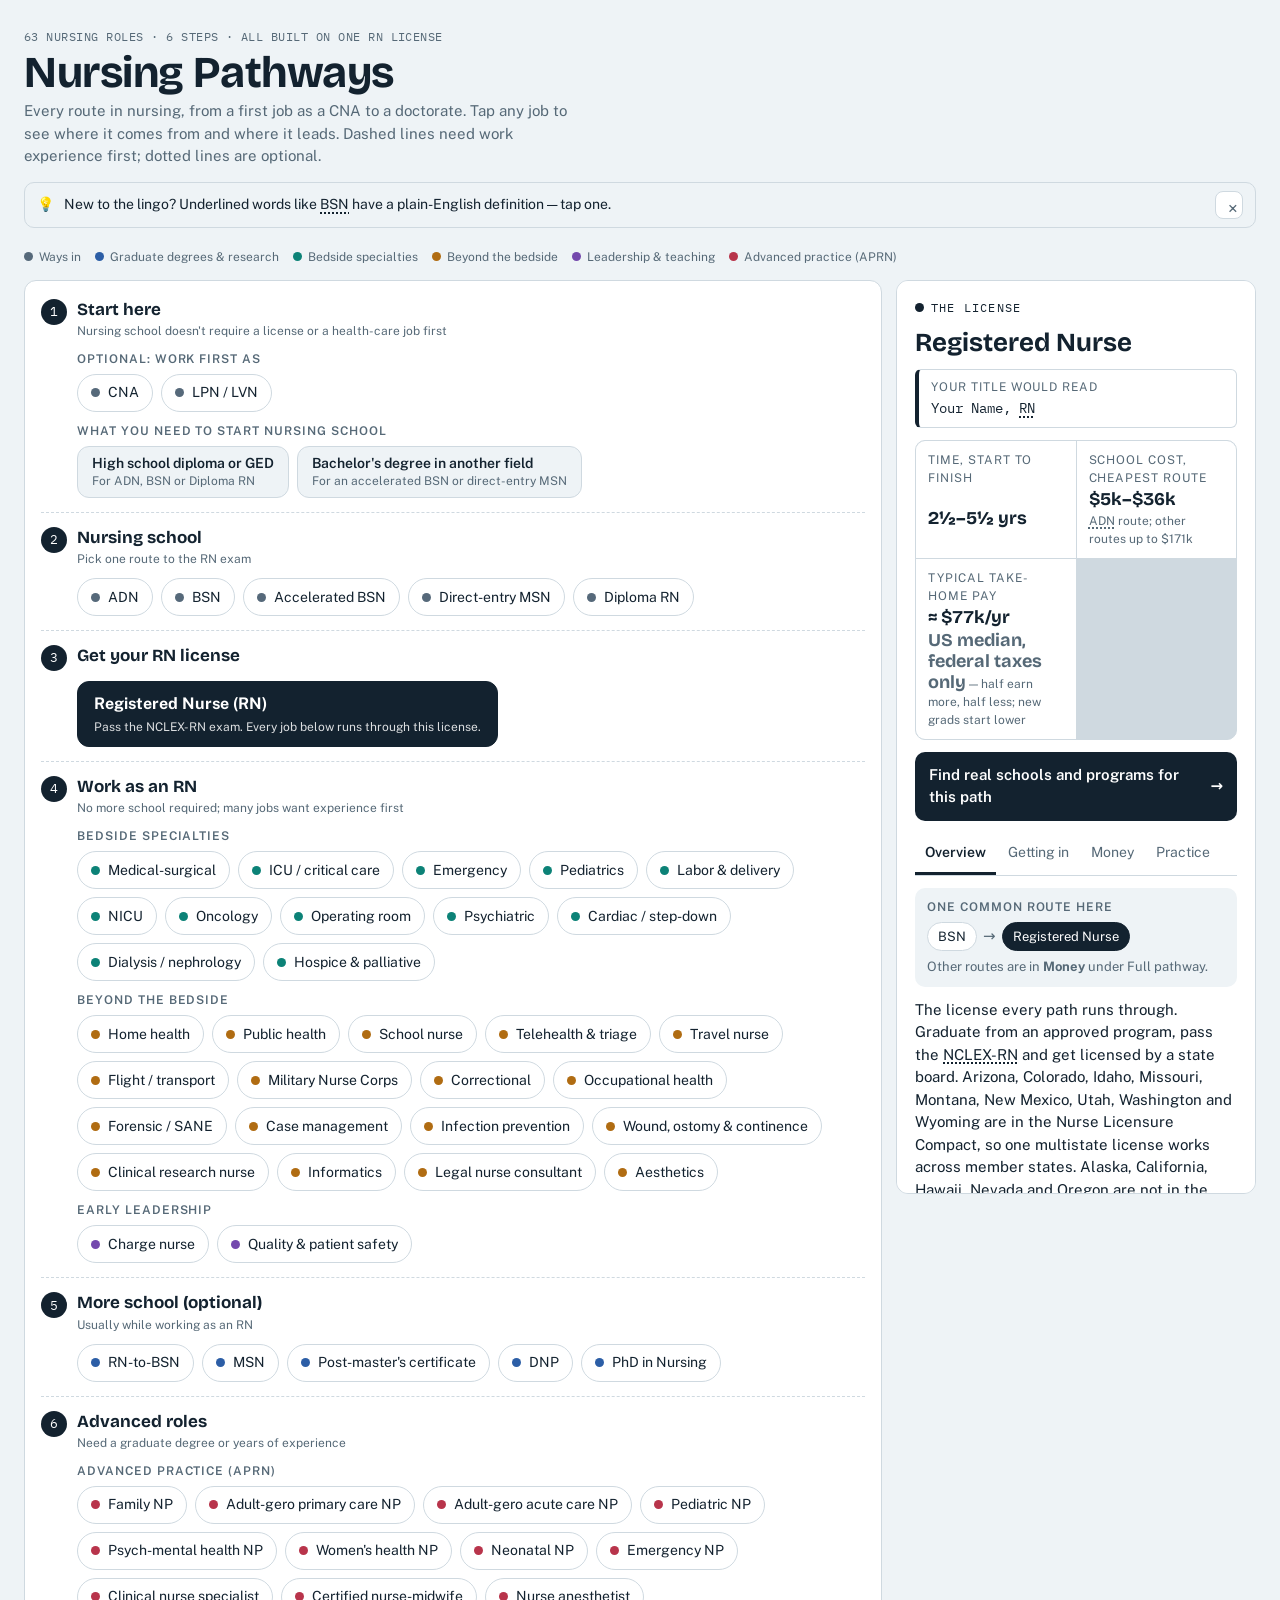
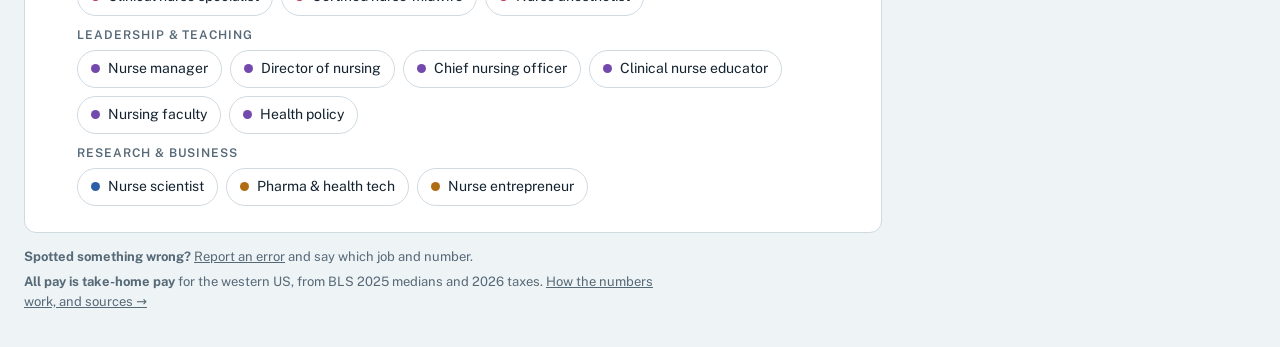
<file: index.html>
<!doctype html>
<html lang="en">
<head>
<meta charset="utf-8">
<meta name="viewport" content="width=device-width,initial-scale=1,viewport-fit=cover">
<title>Nursing Pathways</title>
<meta name="description" content="Every route in nursing, from CNA to doctorate, with take-home pay, school cost and time for the western US.">
<link rel="preconnect" href="https://fonts.googleapis.com">
<link rel="preconnect" href="https://fonts.gstatic.com" crossorigin>
<link rel="stylesheet" href="https://fonts.googleapis.com/css2?family=Bricolage+Grotesque:opsz,wght@12..96,600;12..96,700&family=IBM+Plex+Mono:wght@500&family=Public+Sans:wght@400;500;600&display=swap">
<link rel="icon" href="data:image/svg+xml,%3Csvg xmlns=%22http://www.w3.org/2000/svg%22 viewBox=%220 0 16 16%22%3E%3Ccircle cx=%228%22 cy=%228%22 r=%227%22 fill=%22%2313222f%22/%3E%3C/svg%3E">
<link rel="stylesheet" href="css/site.css">
</head>
<body>

<div class="wrap">
  <header>
    <span class="count" id="count"></span>
    <h1>Nursing Pathways</h1>
    <p class="sub">Every route in nursing, from a first job as a CNA to a doctorate. Tap any job to see where it comes from and where it leads. Dashed lines need work experience first; dotted lines are optional.</p>
  </header>

  <div class="key" id="key" aria-hidden="true"></div>
  <div class="layout">
    <div class="mapwrap" id="mapwrap">
      <button type="button" class="resetmap" id="resetmap" hidden>↺ Reset map</button>
      <div class="tmap" id="map"><svg class="tlines" id="tlines" aria-hidden="true"></svg><div id="tiers"></div></div>
    </div>
    <aside id="panel" aria-live="polite"></aside>
    <button type="button" class="nudge" id="nudge" hidden><span aria-hidden="true">↓</span> <span id="nudgetxt">See details below</span></button>
  </div>

  <footer>
    <span id="reportfoot" hidden></span>
    <span><b>All pay is take-home pay</b> for the western US, from BLS 2025 medians and 2026 taxes. <a href="how-it-works.html">How the numbers work, and sources →</a></span>
  </footer>
</div>

<script src="js/data.js"></script>
<script src="js/app.js"></script>
</body>
</html>
</file>
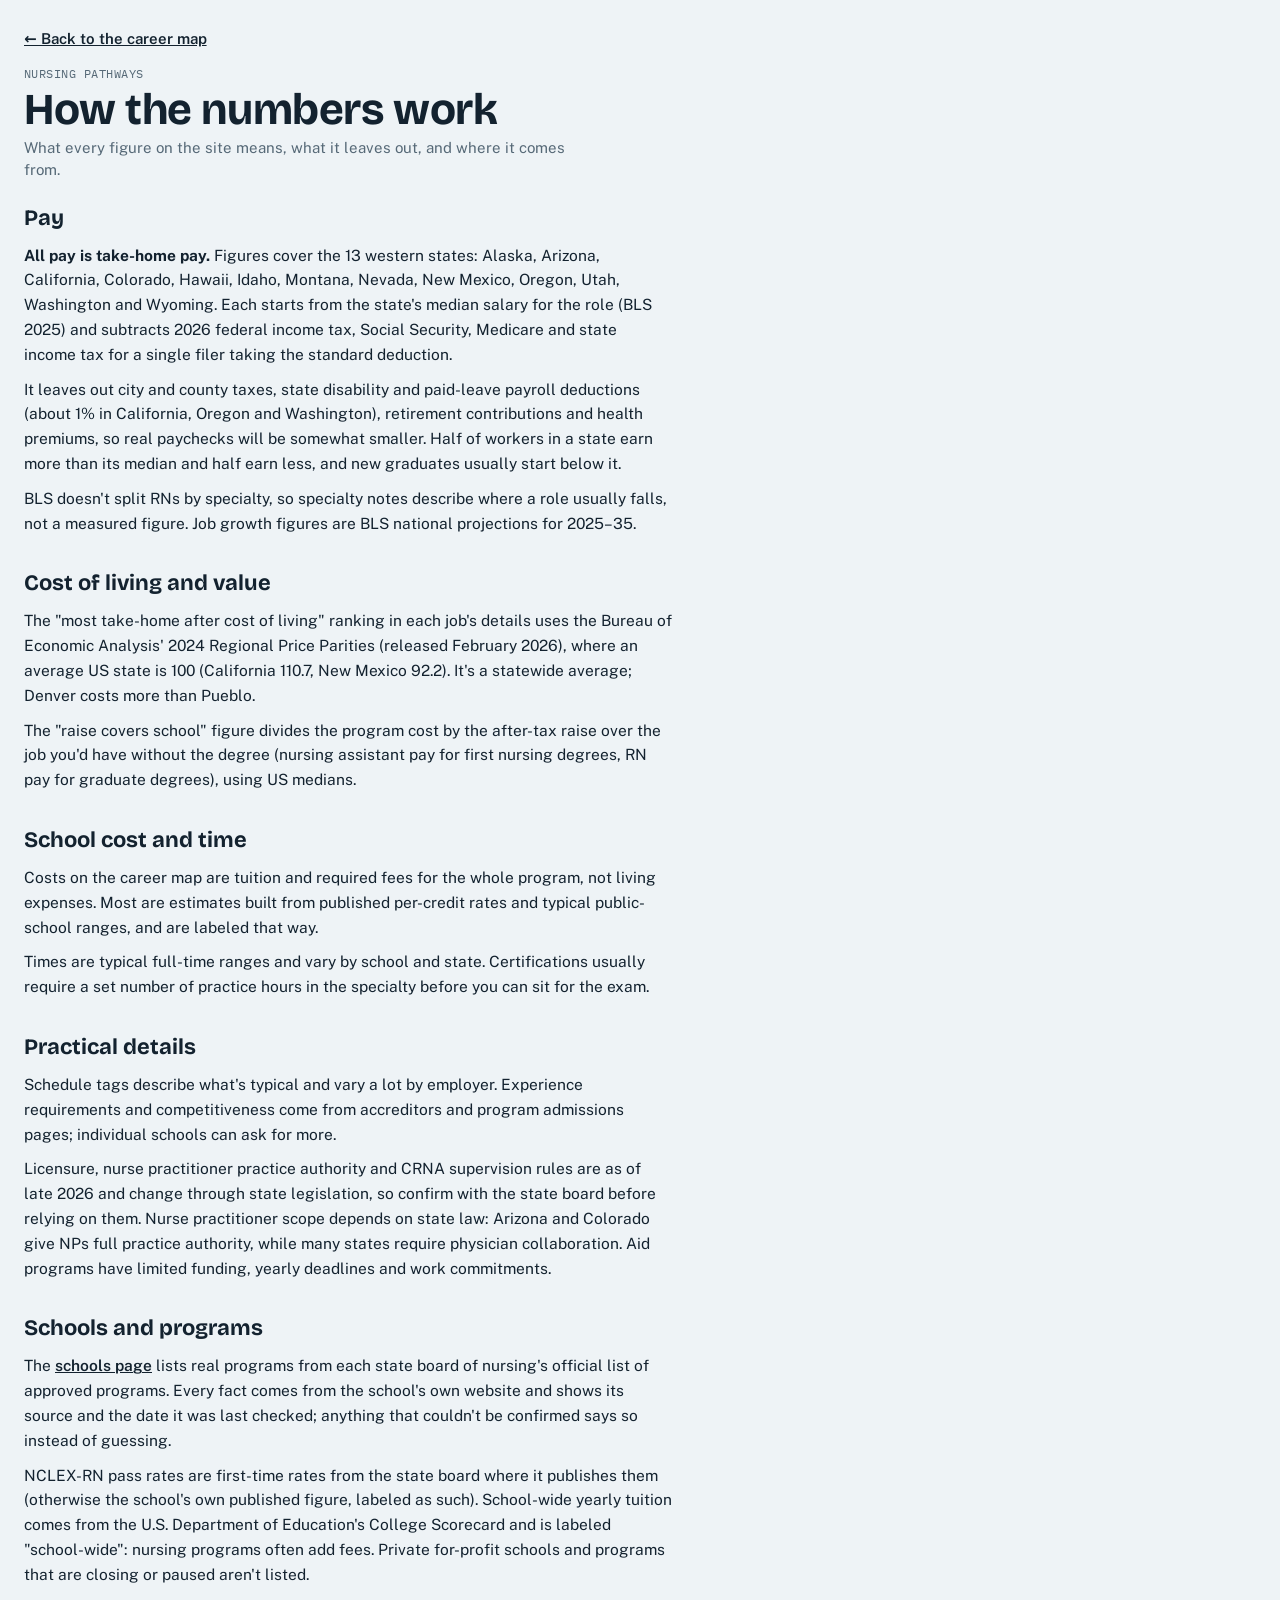
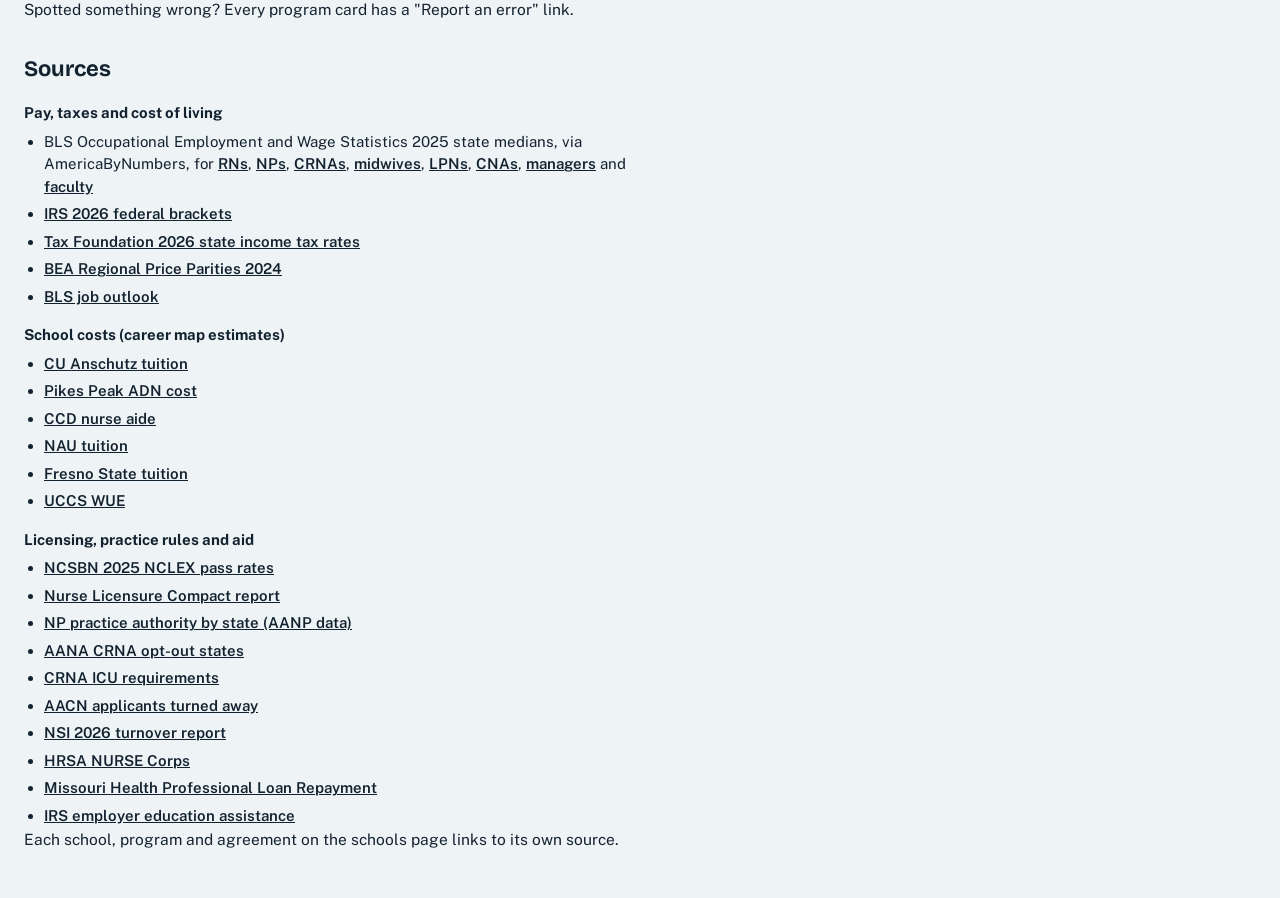
<file: how-it-works.html>
<!doctype html>
<html lang="en">
<head>
<meta charset="utf-8">
<meta name="viewport" content="width=device-width,initial-scale=1,viewport-fit=cover">
<title>How the Numbers Work · Nursing Pathways</title>
<meta name="description" content="How Nursing Pathways calculates take-home pay, school cost and time, where the school data comes from, and every source used.">
<link rel="preconnect" href="https://fonts.googleapis.com">
<link rel="preconnect" href="https://fonts.gstatic.com" crossorigin>
<link rel="stylesheet" href="https://fonts.googleapis.com/css2?family=Bricolage+Grotesque:opsz,wght@12..96,600;12..96,700&family=IBM+Plex+Mono:wght@500&family=Public+Sans:wght@400;500;600&display=swap">
<link rel="icon" href="data:image/svg+xml,%3Csvg xmlns=%22http://www.w3.org/2000/svg%22 viewBox=%220 0 16 16%22%3E%3Ccircle cx=%228%22 cy=%228%22 r=%227%22 fill=%22%2313222f%22/%3E%3C/svg%3E">
<link rel="stylesheet" href="css/site.css">
</head>
<body>
<div class="wrap">
  <header>
    <a class="back" href="index.html">← Back to the career map</a>
    <span class="count">Nursing Pathways</span>
    <h1>How the numbers work</h1>
    <p class="sub">What every figure on the site means, what it leaves out, and where it comes from.</p>
  </header>

  <main class="doc">
    <section>
      <h2>Pay</h2>
      <p><b>All pay is take-home pay.</b> Figures cover the 13 western states: Alaska, Arizona, California, Colorado,
        Hawaii, Idaho, Montana, Nevada, New Mexico, Oregon, Utah, Washington and Wyoming. Each starts from the state's
        median salary for the role (BLS 2025) and subtracts 2026 federal income tax, Social Security, Medicare and state
        income tax for a single filer taking the standard deduction.</p>
      <p>It leaves out city and county taxes, state disability and paid-leave payroll deductions (about 1% in
        California, Oregon and Washington), retirement contributions and health premiums, so real paychecks will be
        somewhat smaller. Half of workers in a state earn more than its median and half earn less, and new graduates
        usually start below it.</p>
      <p>BLS doesn't split RNs by specialty, so specialty notes describe where a role usually falls, not a measured
        figure. Job growth figures are BLS national projections for 2025–35.</p>
    </section>

    <section>
      <h2>Cost of living and value</h2>
      <p>The "most take-home after cost of living" ranking in each job's details uses the Bureau of Economic Analysis'
        2024 Regional Price Parities (released February 2026), where an average US state is 100 (California 110.7, New
        Mexico 92.2). It's a statewide average; Denver costs more than Pueblo.</p>
      <p>The "raise covers school" figure divides the program cost by the after-tax raise over the job you'd have
        without the degree (nursing assistant pay for first nursing degrees, RN pay for graduate degrees), using US
        medians.</p>
    </section>

    <section>
      <h2>School cost and time</h2>
      <p>Costs on the career map are tuition and required fees for the whole program, not living expenses. Most are
        estimates built from published per-credit rates and typical public-school ranges, and are labeled that way.</p>
      <p>Times are typical full-time ranges and vary by school and state. Certifications usually require a set number
        of practice hours in the specialty before you can sit for the exam.</p>
    </section>

    <section>
      <h2>Practical details</h2>
      <p>Schedule tags describe what's typical and vary a lot by employer. Experience requirements and competitiveness
        come from accreditors and program admissions pages; individual schools can ask for more.</p>
      <p>Licensure, nurse practitioner practice authority and CRNA supervision rules are as of late 2026 and change
        through state legislation, so confirm with the state board before relying on them. Nurse practitioner scope
        depends on state law: Arizona and Colorado give NPs full practice authority, while many states require
        physician collaboration. Aid programs have limited funding, yearly deadlines and work commitments.</p>
    </section>

    <section>
      <h2>Schools and programs</h2>
      <p>The <a href="schools.html">schools page</a> lists real programs from each state board of nursing's official
        list of approved programs. Every fact comes from the school's own website and shows its source and the date it
        was last checked; anything that couldn't be confirmed says so instead of guessing.</p>
      <p>NCLEX-RN pass rates are first-time rates from the state board where it publishes them (otherwise the school's
        own published figure, labeled as such). School-wide yearly tuition comes from the U.S. Department of Education's
        College Scorecard and is labeled "school-wide": nursing programs often add fees. Private for-profit schools and
        programs that are closing or paused aren't listed.</p>
      <p>Spotted something wrong? Every program card has a "Report an error" link.</p>
    </section>

    <section>
      <h2>Sources</h2>
      <h3>Pay, taxes and cost of living</h3>
      <ul>
        <li>BLS Occupational Employment and Wage Statistics 2025 state medians, via AmericaByNumbers, for
          <a href="https://americabynumbers.com/salary/registered-nurses/" target="_blank" rel="noopener">RNs</a>,
          <a href="https://americabynumbers.com/salary/nurse-practitioners/" target="_blank" rel="noopener">NPs</a>,
          <a href="https://americabynumbers.com/salary/nurse-anesthetists/" target="_blank" rel="noopener">CRNAs</a>,
          <a href="https://americabynumbers.com/salary/nurse-midwives/" target="_blank" rel="noopener">midwives</a>,
          <a href="https://americabynumbers.com/salary/licensed-practical-and-licensed-vocational-nurses/" target="_blank" rel="noopener">LPNs</a>,
          <a href="https://americabynumbers.com/salary/nursing-assistants/" target="_blank" rel="noopener">CNAs</a>,
          <a href="https://americabynumbers.com/salary/medical-and-health-services-managers/" target="_blank" rel="noopener">managers</a> and
          <a href="https://americabynumbers.com/salary/nursing-instructors-and-teachers-postsecondary/" target="_blank" rel="noopener">faculty</a></li>
        <li><a href="https://www.cpapracticeadvisor.com/2025/10/09/irs-adjusts-tax-brackets-standard-deduction-for-2026/170661/" target="_blank" rel="noopener">IRS 2026 federal brackets</a></li>
        <li><a href="https://taxfoundation.org/data/all/state/state-income-tax-rates-2026/" target="_blank" rel="noopener">Tax Foundation 2026 state income tax rates</a></li>
        <li><a href="https://www.bea.gov/sites/default/files/2026-02/rpp0226.pdf" target="_blank" rel="noopener">BEA Regional Price Parities 2024</a></li>
        <li><a href="https://www.bls.gov/ooh/healthcare/nurse-anesthetists-nurse-midwives-and-nurse-practitioners.htm" target="_blank" rel="noopener">BLS job outlook</a></li>
      </ul>
      <h3>School costs (career map estimates)</h3>
      <ul>
        <li><a href="https://www.cuanschutz.edu/student-finances/tuition-fees/college-of-nursing-2026-2027" target="_blank" rel="noopener">CU Anschutz tuition</a></li>
        <li><a href="https://www.pikespeak.edu/programs/nursing/adn/ADN%20Cost%20Estimate%202025-2026.pdf" target="_blank" rel="noopener">Pikes Peak ADN cost</a></li>
        <li><a href="https://www.ccd.edu/program/nurse-aide" target="_blank" rel="noopener">CCD nurse aide</a></li>
        <li><a href="https://nau.edu/fees/upcoming-tuition/" target="_blank" rel="noopener">NAU tuition</a></li>
        <li><a href="https://adminfinance.fresnostate.edu/accountingservices/students/tuitionfees.html" target="_blank" rel="noopener">Fresno State tuition</a></li>
        <li><a href="https://www.uccs.edu/wue" target="_blank" rel="noopener">UCCS WUE</a></li>
      </ul>
      <h3>Licensing, practice rules and aid</h3>
      <ul>
        <li><a href="https://ncsbn.org/public-files/2025_NCLEXExamStats_Final.pdf" target="_blank" rel="noopener">NCSBN 2025 NCLEX pass rates</a></li>
        <li><a href="https://www.ncsbn.org/public-files/fy25-nlc-annualreport.pdf" target="_blank" rel="noopener">Nurse Licensure Compact report</a></li>
        <li><a href="https://www.beckersasc.com/asc-news/nurse-practitioner-scope-of-practice-by-state-2026-breakdown/" target="_blank" rel="noopener">NP practice authority by state (AANP data)</a></li>
        <li><a href="https://www.aana.com/wp-content/uploads/2023/10/Fact-Sheet-Concerning-State-Opt-Outs-July-2026.pdf" target="_blank" rel="noopener">AANA CRNA opt-out states</a></li>
        <li><a href="https://www.nursing.columbia.edu/academics/academic-programs/doctor-nursing-practice/nurse-anesthesia/faq-dnp-nurse-anesthesia-program" target="_blank" rel="noopener">CRNA ICU requirements</a></li>
        <li><a href="https://www.aacnnursing.org/news-data/all-news/schools-of-nursing-see-enrollment-increases-across-most-program-levels-signaling-strong-interest-in-nursing-careers-208" target="_blank" rel="noopener">AACN applicants turned away</a></li>
        <li><a href="https://www.nsinursingsolutions.com/documents/library/nsi_national_health_care_retention_report.pdf" target="_blank" rel="noopener">NSI 2026 turnover report</a></li>
        <li><a href="https://bhw.hrsa.gov/funding/apply-loan-repayment/nurse-corps" target="_blank" rel="noopener">HRSA NURSE Corps</a></li>
        <li><a href="https://health.mo.gov/living/families/primarycare/loanrepayment/" target="_blank" rel="noopener">Missouri Health Professional Loan Repayment</a></li>
        <li><a href="https://www.irs.gov/newsroom/updates-to-frequently-asked-questions-about-educational-assistance-programs" target="_blank" rel="noopener">IRS employer education assistance</a></li>
      </ul>
      <p>Each school, program and agreement on the schools page links to its own source.</p>
    </section>
  </main>
</div>
</body>
</html>
</file>
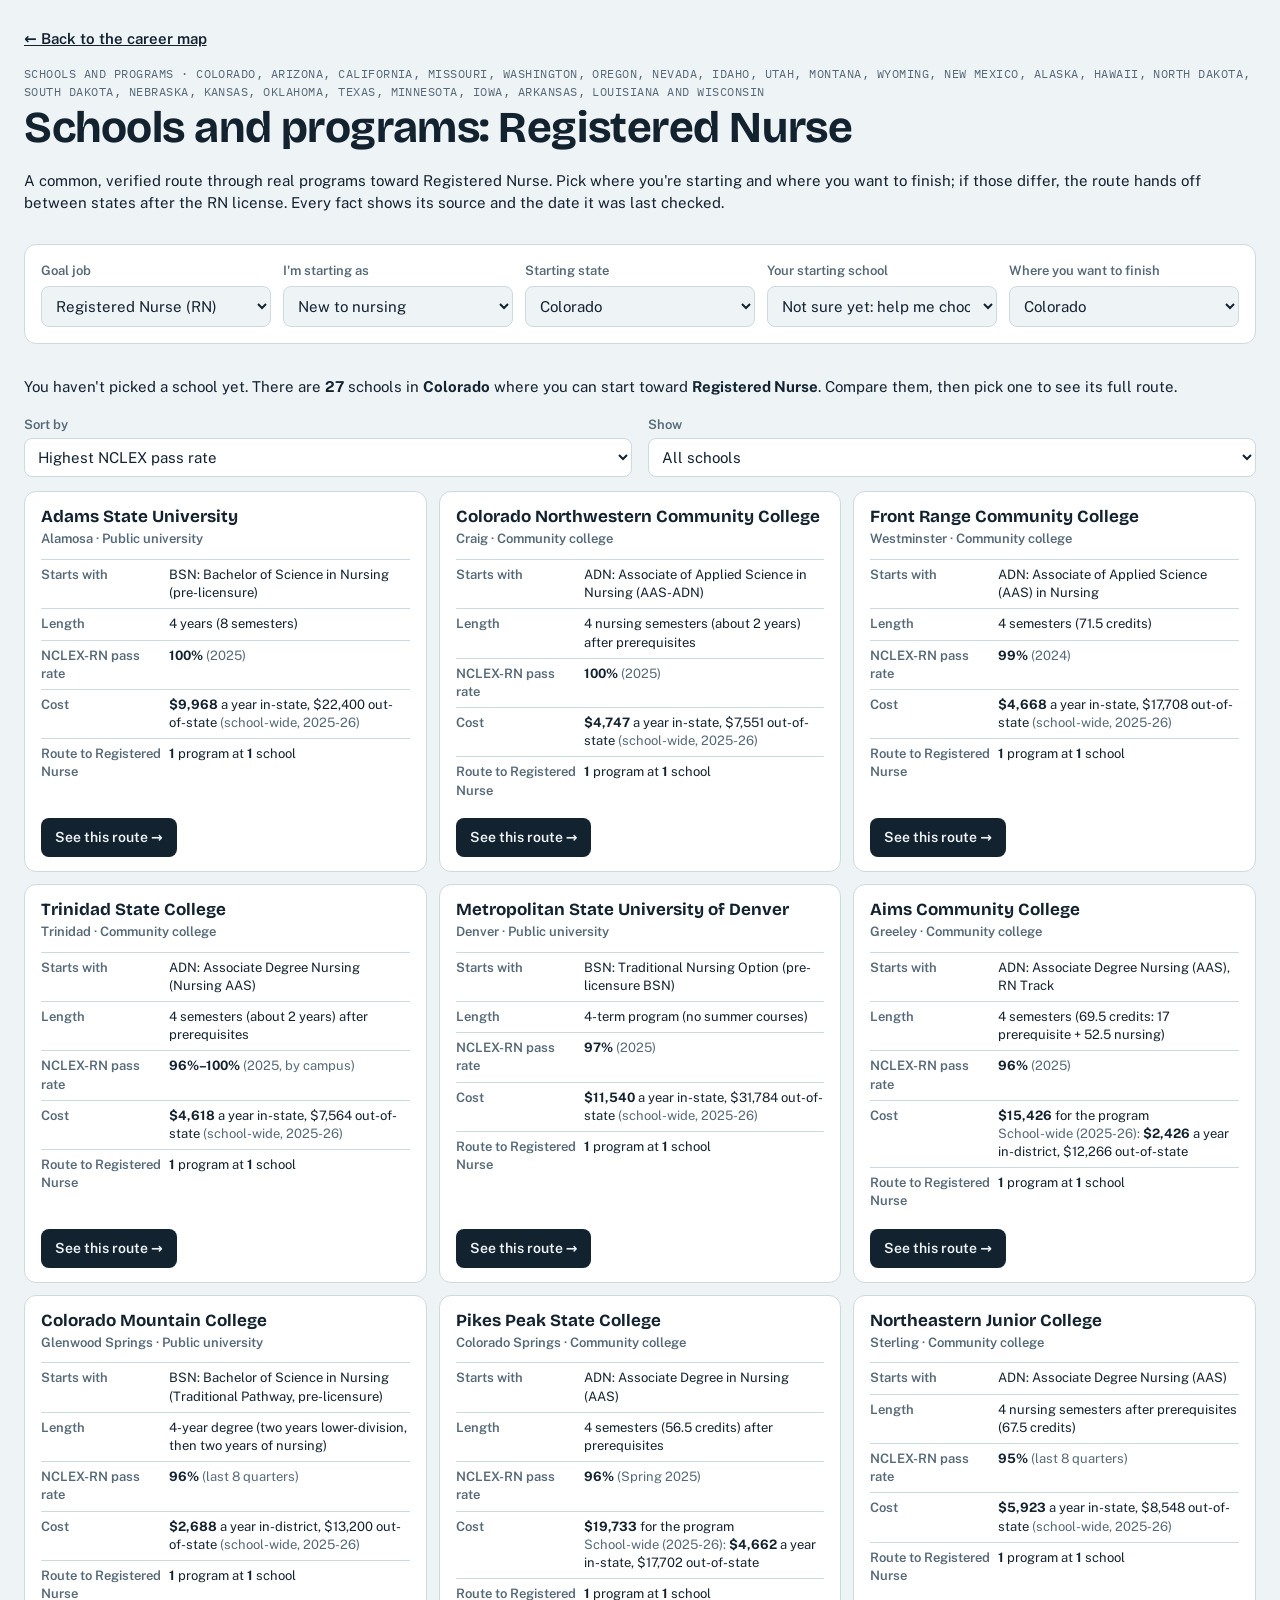
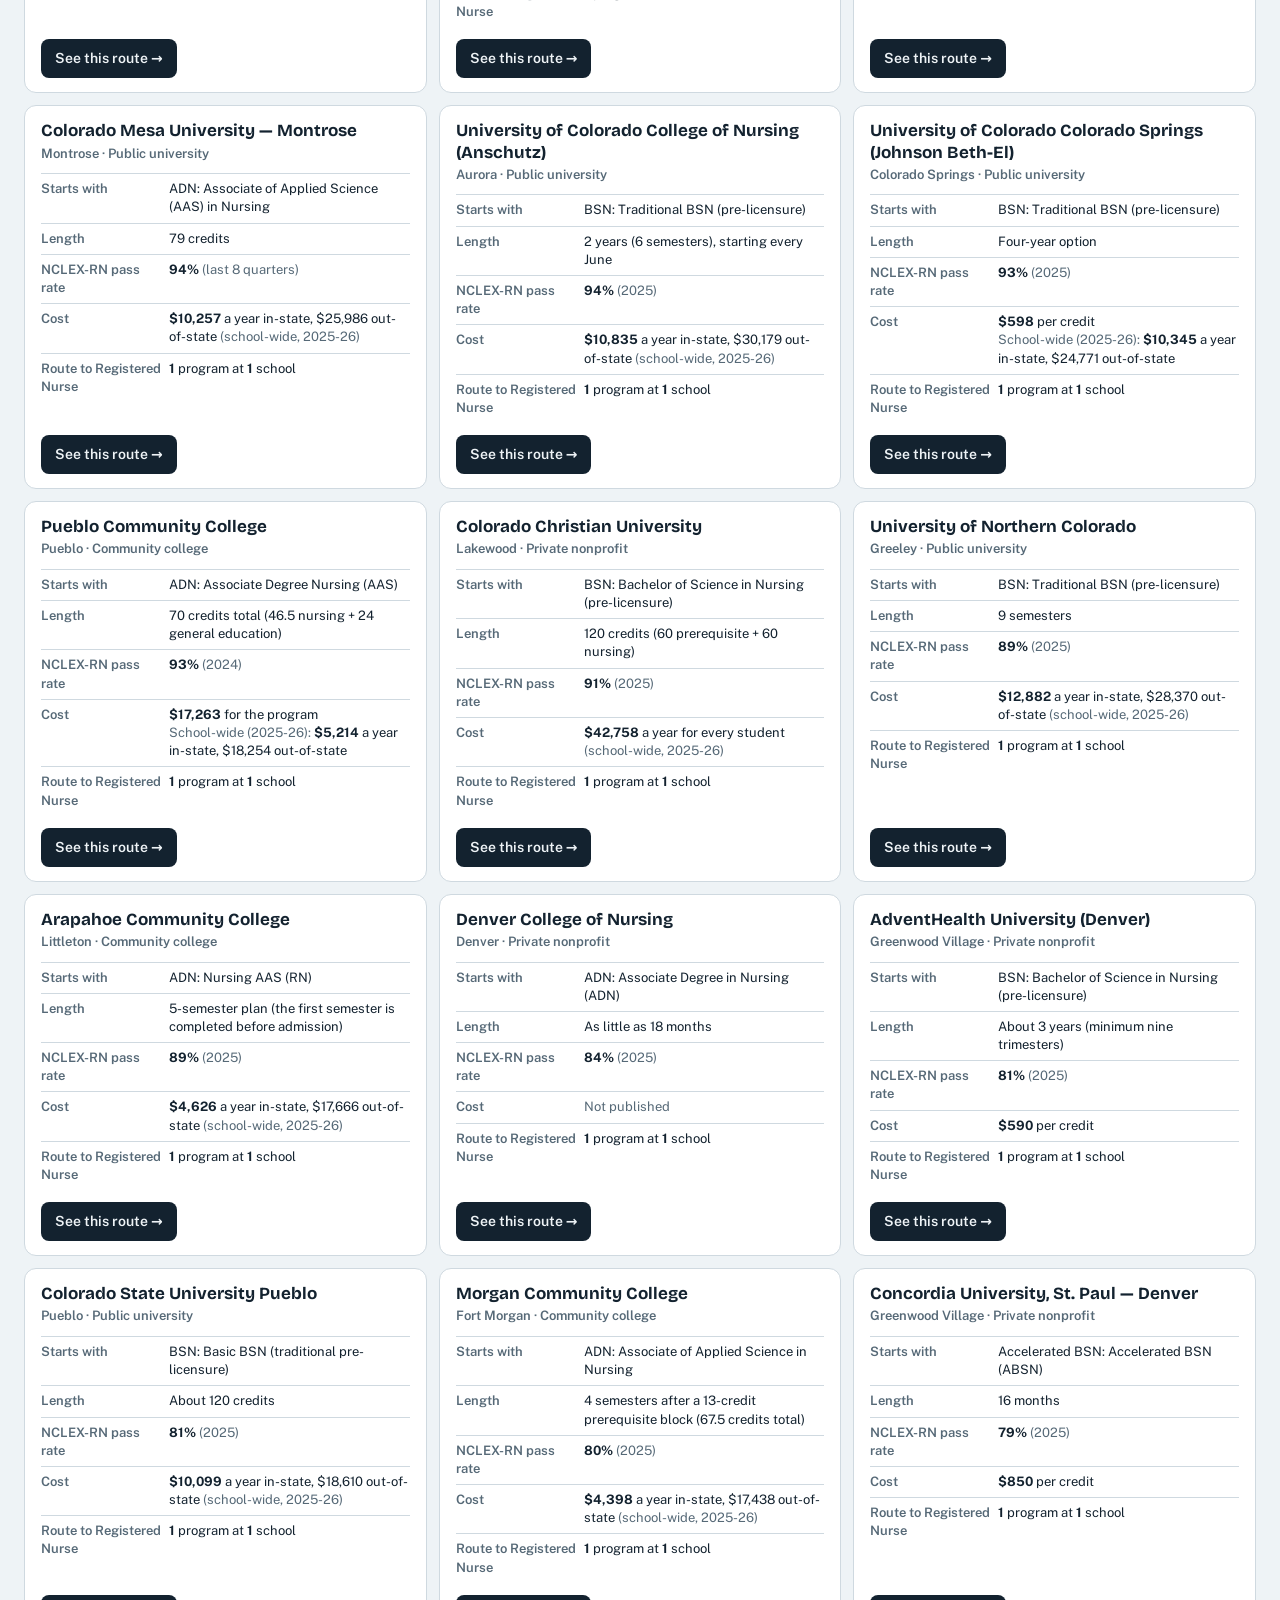
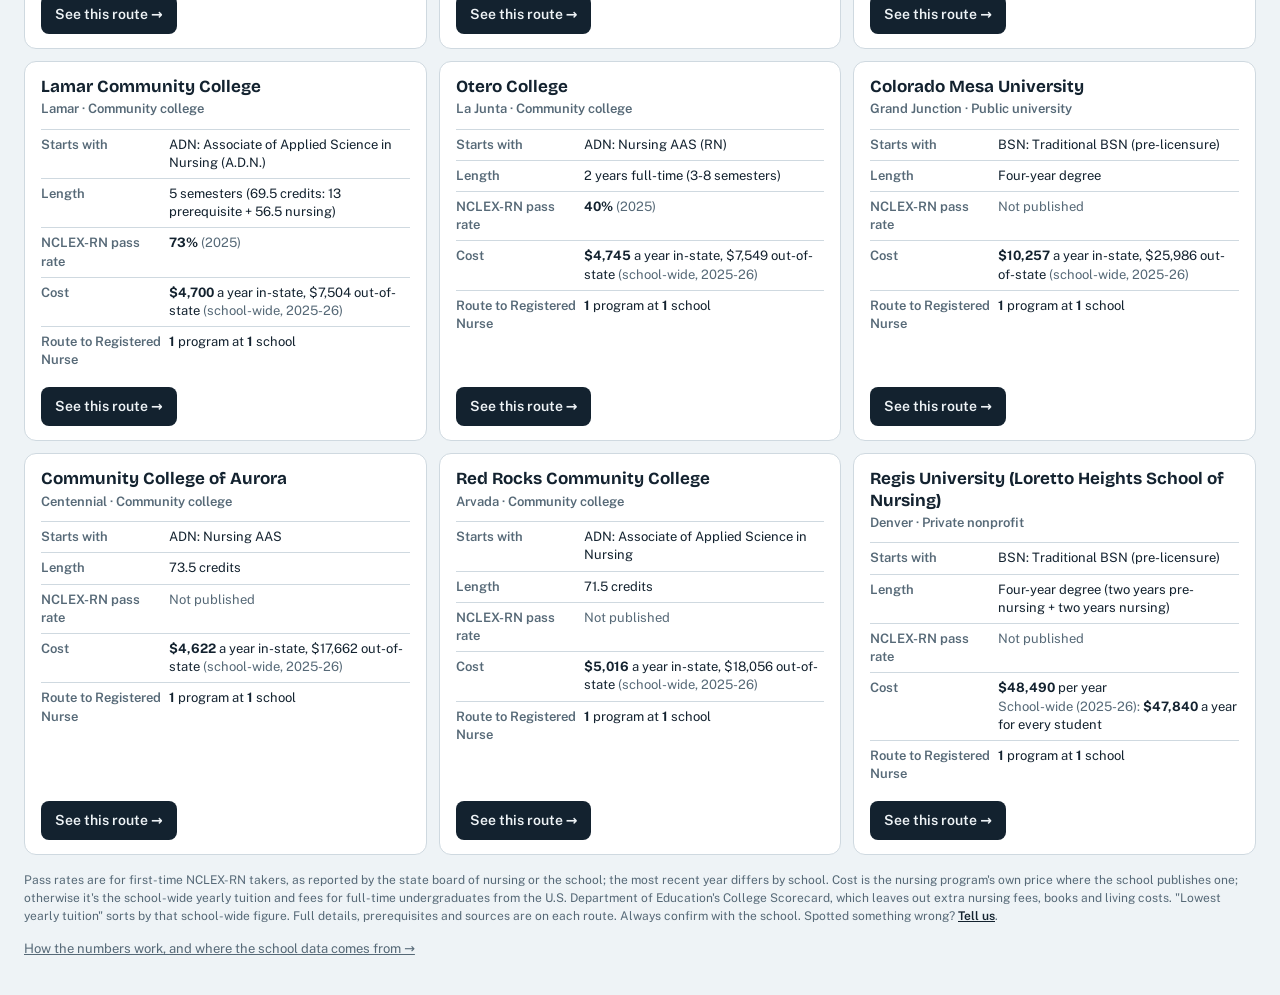
<file: schools.html>
<!doctype html>
<html lang="en">
<head>
<meta charset="utf-8">
<meta name="viewport" content="width=device-width,initial-scale=1,viewport-fit=cover">
<title>Schools and Programs · Nursing Pathways</title>
<meta name="description" content="Real schools, prerequisites and transfer routes toward a nursing job, state by state.">
<link rel="preconnect" href="https://fonts.googleapis.com">
<link rel="preconnect" href="https://fonts.gstatic.com" crossorigin>
<link rel="stylesheet" href="https://fonts.googleapis.com/css2?family=Bricolage+Grotesque:opsz,wght@12..96,600;12..96,700&family=IBM+Plex+Mono:wght@500&family=Public+Sans:wght@400;500;600&display=swap">
<link rel="icon" href="data:image/svg+xml,%3Csvg xmlns=%22http://www.w3.org/2000/svg%22 viewBox=%220 0 16 16%22%3E%3Ccircle cx=%228%22 cy=%228%22 r=%227%22 fill=%22%2313222f%22/%3E%3C/svg%3E">
<link rel="stylesheet" href="css/site.css">
<link rel="stylesheet" href="css/schools.css">
</head>
<body>
<div class="wrap">
  <header>
    <a class="back" href="index.html">← Back to the career map</a>
    <span class="count" id="covered">Schools and programs</span>
    <h1 id="title">Schools and programs</h1>
    <p class="lede" id="lede">Pick a job on the career map first, then come here to see real schools, prerequisites and transfer routes that lead to it.</p>
  </header>

  <section class="spick" aria-label="Your choices">
    <label class="wq"><span>Goal job</span><select id="job"></select></label>
    <label class="wq"><span>I'm starting as</span><select id="startAs"></select></label>
    <label class="wq"><span>Starting state</span><select id="startState"></select></label>
    <label class="wq"><span>Your starting school</span><select id="startSchool"></select></label>
    <label class="wq"><span>Where you want to finish</span><select id="finishState"></select></label>
  </section>

  <main id="route" aria-live="polite"></main>
  <footer><span><a href="how-it-works.html">How the numbers work, and where the school data comes from →</a></span></footer>
</div>
<script src="js/data.js"></script>
<script src="data/schools/co.js"></script>
<script src="data/schools/az.js"></script>
<script src="data/schools/ca.js"></script>
<script src="data/schools/mo.js"></script>
<script src="data/schools/wa.js"></script>
<script src="data/schools/or.js"></script>
<script src="data/schools/nv.js"></script>
<script src="data/schools/id.js"></script>
<script src="data/schools/ut.js"></script>
<script src="data/schools/mt.js"></script>
<script src="data/schools/wy.js"></script>
<script src="data/schools/nm.js"></script>
<script src="data/schools/ak.js"></script>
<script src="data/schools/hi.js"></script>
<script src="data/schools/nd.js"></script>
<script src="data/schools/sd.js"></script>
<script src="data/schools/ne.js"></script>
<script src="data/schools/ks.js"></script>
<script src="data/schools/ok.js"></script>
<script src="data/schools/tx.js"></script>
<script src="data/schools/mn.js"></script>
<script src="data/schools/ia.js"></script>
<script src="data/schools/ar.js"></script>
<script src="data/schools/la.js"></script>
<script src="data/schools/wi.js"></script>
<script src="js/schools.js"></script>
</body>
</html>
</file>
<file: css/site.css>
/* Layout: a six-step tiered map (or a ranked list) with a details panel beside it on laptops and below it on phones */
:root{
  --bg:#eef3f6; --panel:#ffffff; --ink:#13222f; --muted:#566977; --line:#cfd9e0; --edge:#a8b8c4;
  --g-entry:#56697a; --g-degree:#2c5ea6; --g-bedside:#0c8277; --g-beyond:#b06c12; --g-lead:#7449ad; --g-aprn:#b8344b; --g-hub:#13222f;
  --display:"Bricolage Grotesque", "Avenir Next", system-ui, sans-serif;
  --body:"Public Sans", "Segoe UI", system-ui, sans-serif;
  --mono:"IBM Plex Mono", ui-monospace, Menlo, monospace;
}
@media (prefers-color-scheme: dark){:root:not([data-theme="light"]){
  --bg:#0e161d; --panel:#16212b; --ink:#e4ecf1; --muted:#93a5b2; --line:#283845; --edge:#3e5262;
  --g-entry:#94a8b9; --g-degree:#73a0e6; --g-bedside:#3fc4b3; --g-beyond:#e6a54c; --g-lead:#ad90e3; --g-aprn:#f07289; --g-hub:#e4ecf1; color-scheme:dark}}
:root[data-theme="dark"]{
  --bg:#0e161d; --panel:#16212b; --ink:#e4ecf1; --muted:#93a5b2; --line:#283845; --edge:#3e5262;
  --g-entry:#94a8b9; --g-degree:#73a0e6; --g-bedside:#3fc4b3; --g-beyond:#e6a54c; --g-lead:#ad90e3; --g-aprn:#f07289; --g-hub:#e4ecf1; color-scheme:dark}

body{background:var(--bg);color:var(--ink);font-family:var(--body);font-size:15px;line-height:1.5}
.wrap{grid-template-columns:minmax(0,1fr);max-width:1320px;margin:0 auto;padding-left:max(16px,env(safe-area-inset-left,0px));padding-right:max(16px,env(safe-area-inset-right,0px));padding-block:20px 28px;display:grid;gap:14px}
header{display:grid;gap:4px}
h1{font-family:var(--display);font-weight:700;font-size:clamp(28px,4.4vw,44px);line-height:1.05;margin:0;letter-spacing:-.01em;text-wrap:balance}
.sub{margin:0;color:var(--muted);max-width:62ch}
.count{font-family:var(--mono);font-size:12px;color:var(--muted);letter-spacing:.04em;text-transform:uppercase}
.tools{display:flex;flex-wrap:wrap;gap:8px;align-items:center}
.search{flex:1 1 220px;min-width:0;display:flex}
.search input{width:100%;font:inherit;padding:9px 12px;border:1px solid var(--line);border-radius:8px;background:var(--panel);color:var(--ink)}
.zoom{display:flex;gap:4px}
button{font:inherit;color:var(--ink);background:var(--panel);border:1px solid var(--line);border-radius:8px;padding:8px 12px;cursor:pointer}
button:hover{border-color:var(--muted)}
button:focus-visible,input:focus-visible,.chip:focus-visible{outline:2px solid var(--g-degree);outline-offset:2px}
.howto{margin:0;font-size:13px;color:var(--ink);max-width:90ch;background:var(--bg);border:1px solid var(--line);border-radius:8px;padding:8px 12px}
.howto::before{content:"👆 ";}
.howto b{color:var(--ink);font-weight:600}
.glosstip{display:flex;align-items:center;gap:10px;background:var(--bg);border:1px solid var(--line);border-radius:10px;padding:8px 12px;font-size:14px;margin:0 0 6px}
.glosstip p{margin:0;flex:1}
.glosstip .gtipx{flex:none;width:28px;height:28px;border-radius:8px;font-size:18px;line-height:1;color:var(--muted);border:1px solid var(--line);background:var(--panel)}
.glosstip .gtipx:hover{color:var(--ink);border-color:var(--edge)}
.plan{display:grid;gap:10px;background:var(--panel);border:1px solid var(--line);border-radius:12px;padding:12px 14px}
.planrow{display:flex;flex-wrap:wrap;align-items:center;gap:8px}
.plan select{font:inherit;color:var(--ink);background:var(--bg);border:1px solid var(--line);border-radius:8px;padding:8px 10px;max-width:100%}
.plabel{font-size:13px;color:var(--muted)}
.fit{display:flex;flex-wrap:wrap;gap:6px}
.fit button{font-size:13px;padding:6px 11px;border-radius:999px}
.fit button[aria-pressed="true"]{background:var(--ink);color:var(--panel);border-color:var(--ink)}
.nextsteps{display:grid;gap:6px}
.nextsteps:empty{display:none}
.nsh{font-size:12px;letter-spacing:.08em;text-transform:uppercase;color:var(--muted)}
.nsl{display:flex;flex-wrap:wrap;gap:6px}
.nsl button{font-size:13px;padding:6px 11px;border-radius:999px;display:inline-flex;align-items:center;gap:7px}
.nsl button i{width:8px;height:8px;border-radius:50%;background:var(--c)}
.nsl button small{color:var(--muted);font-family:var(--mono);font-size:12px}
svg.lf .node.lfail{opacity:.12}
.tags{display:flex;flex-wrap:wrap;gap:5px}
.ltag{font-size:12px;padding:3px 9px;border-radius:999px;border:1px solid var(--line);color:var(--ink);background:var(--bg)}
.ltag.no{color:var(--muted);text-decoration:line-through;text-decoration-color:var(--muted)}
.edge.gated{stroke-dasharray:6 6}
svg.sel .edge.on.gated{stroke-dasharray:8 6}
.gate{display:grid;gap:6px;border-left:4px solid var(--g-beyond);background:var(--bg);border-radius:6px;padding:10px 12px}
.gate.soft{border-left-color:var(--g-degree)}
.gate h3{margin:0;font-size:12px;letter-spacing:.08em;text-transform:uppercase;color:var(--muted);font-weight:600}
.gate p{margin:0;font-size:14px}
.gtag{font-family:var(--mono);font-size:12px;letter-spacing:.06em;text-transform:uppercase;padding:2px 7px;border-radius:999px;background:var(--g-beyond);color:var(--panel);margin-right:4px}
.gmark{font-size:12px}
details.vet{border:1px solid var(--line);border-radius:8px;padding:8px 12px}
details.vet summary,.aidl summary{cursor:pointer;font-size:14px;font-weight:600}
details.vet ul{margin:8px 0 0;padding-left:1.1em;display:grid;gap:6px;font-size:14px}
.aidl{display:grid;gap:4px}
.aidl details{border:1px solid var(--line);border-radius:8px;padding:7px 10px}
.aidl summary{font-weight:500}
.aidl p{margin:6px 0 2px;font-size:13px}
.aidl a{color:var(--ink)}
.pgrid{display:grid;grid-template-columns:repeat(7,minmax(0,1fr));gap:4px}
.pst{font-family:var(--mono);font-size:12px;text-align:center;padding:5px 0;border-radius:6px;border:1px solid var(--line)}
.pst.ok{background:var(--g-bedside);color:var(--panel);border-color:transparent}
.pst.mid{background:var(--g-beyond);color:var(--panel);border-color:transparent}
.pst.no{color:var(--muted)}
.pst.me{outline:2px solid var(--ink);outline-offset:1px}
[hidden]{display:none!important}
.pzbtn{display:inline-flex;align-items:center;gap:7px;font-weight:600}
.pzn{font-family:var(--mono);font-size:12px;background:var(--ink);color:var(--panel);border-radius:999px;padding:1px 7px}
.active{display:flex;flex-wrap:wrap;gap:6px;align-items:center}
.active:empty{display:none}
.achip{font-size:13px;padding:5px 6px 5px 11px;border-radius:999px;display:inline-flex;align-items:center;gap:6px;background:var(--panel)}
.achip b{font-weight:600}
.achip .x{border:0;background:transparent;padding:0 4px;font-size:15px;line-height:1;color:var(--muted)}
.aclear{font-size:13px;border:0;background:transparent;text-decoration:underline;color:var(--ink);padding:5px 4px}
.sheet{background:var(--panel);border:1px solid var(--line);border-radius:12px;padding:16px;display:grid;gap:14px}
.shead{display:flex;justify-content:space-between;align-items:center;gap:8px}
.shead h2{margin:0;font-family:var(--display);font-size:22px}
.primary{background:var(--ink);color:var(--panel);border-color:var(--ink);font-weight:600}
.sgrid{display:grid;grid-template-columns:repeat(auto-fit,minmax(min(100%,250px),1fr));gap:16px}
.sblock{display:grid;gap:8px;align-content:start;min-width:0}
.slabel{font-size:12px;letter-spacing:.08em;text-transform:uppercase;color:var(--muted);font-weight:600}
.shint{margin:0;font-size:12px;color:var(--muted)}
.sheet select{font:inherit;color:var(--ink);background:var(--bg);border:1px solid var(--line);border-radius:8px;padding:9px 10px;width:100%}
.sfoot{display:flex;justify-content:flex-end}
.sfoot button{font-size:13px}
.sheetback{position:fixed;inset:0;background:rgba(10,20,30,.4);z-index:40}
@media (max-width:860px){
  .sheet{position:fixed;left:0;right:0;bottom:0;z-index:41;border-radius:16px 16px 0 0;max-height:85vh;overflow:auto;
    padding-left:max(16px,env(safe-area-inset-left,0px));padding-right:max(16px,env(safe-area-inset-right,0px));padding-bottom:calc(16px + env(safe-area-inset-bottom,0px));box-shadow:0 -8px 30px rgba(0,0,0,.2)}
}
@media (min-width:861px){.sheetback{display:none!important}}
.nextsteps{background:var(--panel);border:1px solid var(--line);border-radius:12px;padding:10px 12px}
.key{display:flex;flex-wrap:wrap;gap:4px 14px;font-size:12px;color:var(--muted)}
.key span{display:inline-flex;align-items:center;gap:6px}
.key i{width:9px;height:9px;border-radius:50%;background:var(--c)}
.mapwrap{position:relative;min-width:0}
.mapzoom{position:absolute;top:10px;right:10px;z-index:3;display:flex;flex-direction:column;gap:4px}
.mapzoom button{width:38px;height:34px;padding:0;font-size:16px;box-shadow:0 1px 3px rgba(0,0,0,.12)}
.mapzoom #zfit{font-size:12px}
svg .node.fout:not(.cur){opacity:.1}
svg .edge.eout{opacity:.04}
.glance{display:grid;grid-template-columns:repeat(2,minmax(0,1fr));gap:1px;background:var(--line);border:1px solid var(--line);border-radius:10px;overflow:hidden}
.gcell{background:var(--panel);padding:10px 12px;display:grid;gap:2px;min-width:0}
.gcell small{font-size:12px;letter-spacing:.08em;text-transform:uppercase;color:var(--muted)}
.gcell b{font-family:var(--display);font-size:18px;line-height:1.15;font-variant-numeric:tabular-nums}
.gcell span{font-size:12px;color:var(--muted)}
.gwide{grid-column:1/-1}
.gwarn{display:flex;gap:8px;align-items:flex-start;font-size:13px;background:var(--bg);border-radius:8px;padding:8px 10px;border-left:4px solid var(--g-beyond)}
.tabs{display:flex;flex-wrap:wrap;gap:2px;border-bottom:1px solid var(--line);overflow-x:auto;scrollbar-width:none}
.tabs button{border:0;border-bottom:3px solid transparent;border-radius:0;background:transparent;padding:9px 10px;font-size:14px;color:var(--muted);white-space:nowrap}
.tabs button[aria-selected="true"]{color:var(--ink);border-bottom-color:var(--c);font-weight:600}
.tabpane{display:grid;gap:12px}
.tabpane[hidden]{display:none!important}
.legend{display:flex;flex-wrap:wrap;gap:6px}
.chip{display:inline-flex;align-items:center;gap:7px;font-size:13px;padding:6px 11px;border-radius:999px}
.chip i{width:10px;height:10px;border-radius:50%;background:var(--c)}
.chip[aria-pressed="true"]{background:var(--ink);color:var(--bg);border-color:var(--ink)}
.layout{display:grid;grid-template-columns:minmax(0,1fr) 360px;gap:14px;align-items:start}
@media (max-width:860px){.layout{grid-template-columns:minmax(0,1fr)}}
.map{position:relative;height:clamp(420px,74vh,860px);overflow:auto;background:var(--panel);border:1px solid var(--line);border-radius:12px;cursor:grab;-webkit-overflow-scrolling:touch}
@media (max-width:860px){.map{height:62vh}}
.map.drag{cursor:grabbing}
svg{display:block;margin:0 auto}
.edge{fill:none;stroke:var(--edge);stroke-width:1.2;opacity:.55;transition:opacity .2s}
.edge.hubedge{opacity:.28}
.node{cursor:pointer}
.node circle.dot{fill:var(--c);stroke:var(--panel);stroke-width:2.5}
.node text{fill:var(--ink);font-family:var(--body);font-size:19px;font-weight:500;paint-order:stroke;stroke:var(--panel);stroke-width:4px;stroke-linejoin:round;text-anchor:middle}
.node .hit{fill:transparent}
.node.hub circle.dot{fill:var(--g-hub)}
.node.hub text{fill:var(--panel);stroke:none;font-family:var(--display);font-weight:700;font-size:17px}
.node.hub text.small{font-family:var(--mono);font-size:12px;font-weight:500}
.ring{fill:none;stroke:var(--c);stroke-width:1;opacity:.18;stroke-dasharray:3 5}
.gname{font-family:var(--mono);font-size:22px;font-weight:500;letter-spacing:.12em;text-transform:uppercase;fill:var(--c);text-anchor:middle;opacity:.85}
svg.sel .node{opacity:.18} svg.sel .edge{opacity:.06}
svg.sel .node.on{opacity:1} svg.sel .edge.on{opacity:1;stroke:var(--ink);stroke-width:2}
svg.sel .node.cur circle.dot{stroke:var(--ink);stroke-width:3}
svg.gf .node.gdim{opacity:.15} svg.gf .edge{opacity:.08}
@media (prefers-reduced-motion:reduce){.edge{transition:none}}

aside{background:var(--panel);border:1px solid var(--line);border-radius:12px;padding:18px;display:grid;gap:12px;min-width:0}
.tag{font-family:var(--mono);font-size:12px;letter-spacing:.1em;text-transform:uppercase;color:var(--c);display:flex;align-items:center;gap:7px}
.tag i{width:9px;height:9px;border-radius:50%;background:var(--c)}
.phead{display:flex;justify-content:space-between;align-items:center;gap:8px}
aside#panel{min-width:0;overflow-wrap:anywhere}aside#panel .ptop,aside#panel .tabpane{grid-template-columns:minmax(0,1fr)}.phead{flex-wrap:wrap}
@media (max-width:300px){.glance{grid-template-columns:minmax(0,1fr)}}
.pbtns{display:inline-flex;gap:6px;flex:none}.preset{display:none;font-size:13px;padding:5px 10px;white-space:nowrap}@media (max-width:860px){.preset{display:inline-flex}}
.resetmap{font-size:14px;padding:7px 12px;white-space:nowrap}
/* Pinned to the map's top-right corner so showing/hiding it never moves the page */
.mapwrap>.resetmap{position:absolute;top:10px;right:10px;z-index:3;margin:0}
.nudge{position:fixed;left:50%;bottom:calc(16px + env(safe-area-inset-bottom,0px));transform:translateX(-50%);z-index:40;display:inline-flex;align-items:center;gap:6px;max-width:calc(100vw - 32px);padding:11px 18px;border-radius:999px;background:var(--ink);color:var(--panel);border:0;font-size:15px;font-weight:600;box-shadow:0 6px 20px rgba(0,0,0,.28);animation:nudgein .25s ease-out}
.nudge span:first-child{display:inline-block;animation:bob 1.2s ease-in-out infinite}
.nudge #nudgetxt{overflow:hidden;text-overflow:ellipsis;white-space:nowrap}
@keyframes nudgein{from{opacity:0;transform:translate(-50%,12px)}to{opacity:1;transform:translate(-50%,0)}}
@keyframes bob{0%,100%{transform:translateY(0)}50%{transform:translateY(3px)}}
@media (prefers-reduced-motion:reduce){.nudge,.nudge span:first-child{animation:none}}
.tomap{display:none;font-size:13px;padding:5px 10px;white-space:nowrap;flex:none}
@media (max-width:860px){.tomap{display:inline-flex}}
aside{scroll-margin-top:calc(env(safe-area-inset-top,0px) + 8px)}
aside h2{font-family:var(--display);font-size:26px;line-height:1.1;margin:0;text-wrap:balance}
.badge{border:1px solid var(--line);border-left:4px solid var(--c);border-radius:6px;padding:8px 12px;display:grid;gap:2px}
.badge small{font-size:12px;color:var(--muted);letter-spacing:.08em;text-transform:uppercase}
.badge span{font-family:var(--mono);font-size:14px;overflow-wrap:anywhere}
aside p{margin:0}
dl{margin:0;display:grid;gap:8px}
dl div{display:grid;gap:1px}
dt{font-size:12px;letter-spacing:.08em;text-transform:uppercase;color:var(--muted)}
dd{margin:0}
.links h3{font-size:12px;letter-spacing:.08em;text-transform:uppercase;color:var(--muted);margin:0 0 6px;font-weight:600}
.links div{display:flex;flex-wrap:wrap;gap:6px}
.links button{font-size:13px;padding:5px 10px;border-radius:999px;display:inline-flex;gap:6px;align-items:center}
.links button i{width:8px;height:8px;border-radius:50%;background:var(--c)}
.none{color:var(--muted);font-size:13px}
.seg{display:inline-flex;flex-wrap:wrap;gap:4px;padding:3px;border:1px solid var(--line);border-radius:10px;background:var(--bg)}
.seg button{border:0;background:transparent;padding:7px 12px;font-size:13px;border-radius:7px}
.seg button[aria-checked="true"]{background:var(--ink);color:var(--panel)}
/* ---- v13: question-first entry, tiered map, list view ---- */
.welcome{background:var(--panel);border:1px solid var(--edge);border-radius:12px;padding:14px 16px;display:grid;gap:10px}
.welcome .wtag{font-family:var(--mono);font-size:11px;letter-spacing:.06em;text-transform:uppercase;color:var(--muted)}
.welcome h2{margin:0;font-family:var(--display);font-size:22px}
.wrow{display:grid;grid-template-columns:repeat(auto-fit,minmax(min(100%,240px),1fr));gap:12px}
.wq{display:grid;gap:6px}
.wq select{font:inherit;color:var(--ink);background:var(--bg);border:1px solid var(--line);border-radius:8px;padding:10px;width:100%}
.wbtns{display:flex;flex-wrap:wrap;gap:8px}
.ask{display:grid;grid-template-columns:repeat(auto-fit,minmax(min(100%,200px),1fr));gap:8px}
@media (max-width:640px){.ask{grid-template-columns:repeat(2,minmax(0,1fr))}.ask button{font-size:14px;padding:10px 12px;min-height:52px;align-content:center}.ask button small{display:none}}
@media (max-width:300px){.ask{grid-template-columns:minmax(0,1fr)}}
.ask button,.rchip,.lrow,.qopt{overflow-wrap:anywhere}
.ask button{display:grid;gap:3px;text-align:left;padding:12px 14px;border-radius:12px;font-size:15px;font-weight:600}
.ask button small{font-weight:400;font-size:12px;color:var(--muted)}
.ask button:hover{border-color:var(--ink)}
.search{position:relative}
.qres{position:absolute;left:0;right:0;top:calc(100% + 4px);z-index:30;background:var(--panel);border:1px solid var(--line);border-radius:10px;box-shadow:0 8px 24px rgba(0,0,0,.14);padding:4px;display:grid;max-height:60vh;overflow:auto}
.qopt{display:grid;grid-template-columns:auto minmax(0,1fr) auto;gap:8px;align-items:center;border:0;border-radius:8px;text-align:left;padding:10px;background:transparent;width:100%}
.qopt:hover,.qopt:focus-visible{background:var(--bg)}
.qopt i{width:9px;height:9px;border-radius:50%;background:var(--c)}
.qopt small{color:var(--muted);font-size:12px}
.qintent{grid-template-columns:minmax(0,1fr);font-weight:600}
.msum{background:var(--bg);border:1px solid var(--line);border-radius:10px;padding:12px 14px;display:grid;gap:8px;margin-bottom:10px}
.msum h3{margin:0;font-size:12px;letter-spacing:.08em;text-transform:uppercase;color:var(--muted)}
.msum dl{margin:0;display:grid;gap:10px}
.msum dl>div{display:grid;gap:1px}
.msum dt{font-size:13px;color:var(--muted)}
.msum dd{margin:0;font-family:var(--mono);font-size:18px;font-weight:600;display:grid}
.msum dd small{font-family:var(--body);font-size:12px;font-weight:400;color:var(--muted)}
.msum .note{margin:0}
.msec{border-top:1px solid var(--line)}
.msec>summary{display:flex;justify-content:space-between;gap:10px;align-items:baseline;padding:12px 2px;cursor:pointer;font-weight:600;list-style:none}
.msec>summary::-webkit-details-marker{display:none}
.msec>summary::before{content:"▸";color:var(--muted)}
.msec[open]>summary::before{content:"▾"}
.msec>summary{flex-wrap:wrap}.msec>summary span{flex:1 1 12em;min-width:0}.msec .src{white-space:normal}
.msec>summary b{font-family:var(--mono);font-weight:500;font-size:13px;color:var(--muted);text-align:right}
.msec>section>h3{display:none}
.msec>section{padding-bottom:12px}

.qnone{padding:10px;font-size:14px}
.linkbtn{border:0;background:none;padding:0;text-decoration:underline;color:var(--ink);font:inherit;cursor:pointer}
.filters{display:flex;flex-wrap:wrap;align-items:center;gap:8px;border-radius:12px}
.filters.pulse{animation:pulse 1.4s ease-out}
@keyframes pulse{0%{box-shadow:0 0 0 0 var(--g-beyond)}40%{box-shadow:0 0 0 6px var(--g-beyond)}100%{box-shadow:0 0 0 0 transparent}}
@media (prefers-reduced-motion:reduce){.filters.pulse{animation:none;outline:2px solid var(--g-beyond)}}
.fnote{font-size:12px;color:var(--muted)}
.viewbar{display:flex;flex-wrap:wrap;gap:10px 16px;align-items:center}
.viewbar .howto{flex:1 1 320px}
.tmap{position:relative;background:var(--panel);border:1px solid var(--line);border-radius:12px;padding:4px 16px 12px}
.tlines{position:absolute;left:0;top:0;pointer-events:none;z-index:0;overflow:visible;color:var(--ink)}
.tlines path{fill:none;stroke-width:1.7}
.tlines .lout{stroke:var(--ink);opacity:.7}
.tlines .lin{stroke:var(--muted);opacity:.8}
.tlines .lentry{stroke:var(--ink);stroke-width:2.4;opacity:.95}
/* Optional stepping stones (CNA/LPN before nursing school): dotted and faint, so they never read as required */
.tlines .lopt{stroke:var(--muted);stroke-dasharray:1.5 6;stroke-linecap:round;opacity:.75}
/* "Start here" entry requirements: plain labels, not jobs */
.entry{display:inline-flex;flex-direction:column;justify-content:center;gap:1px;min-height:38px;padding:6px 14px;border-radius:12px;border:1.5px solid var(--line);background:var(--bg);color:var(--ink);font-size:14px;line-height:1.25}
.entry b{font-weight:600}
.entry small{font-size:12px;color:var(--muted)}
.tlines .gated{stroke-dasharray:5 5}
#tiers{position:relative;z-index:1;display:grid}
.tier{display:grid;gap:10px;padding-block:14px;border-top:1px dashed var(--line)}
.tier:first-child{border-top:0}
.thead{display:flex;gap:10px;align-items:flex-start}
.tnum{flex:none;width:26px;height:26px;border-radius:50%;background:var(--ink);color:var(--panel);font-family:var(--mono);font-size:13px;display:grid;place-items:center}
.thead h3{margin:0;font-family:var(--display);font-size:17px;line-height:1.25;text-wrap:balance}
.thead p{margin:2px 0 0;font-size:12px;color:var(--muted)}
.tgroup{display:grid;gap:6px;padding-left:36px}
.tglabel{font-size:12px;letter-spacing:.08em;text-transform:uppercase;color:var(--muted);font-weight:600}
.tchips{display:flex;flex-wrap:wrap;gap:8px}
.rchip{display:inline-flex;align-items:center;gap:8px;min-height:38px;padding:6px 13px;border-radius:999px;border:1.5px solid var(--line);background:var(--panel);font-size:14px;color:var(--ink);text-align:left;transition:opacity .15s,border-color .15s,background .15s}
.rchip i{flex:none;width:9px;height:9px;border-radius:50%;background:var(--c)}
.rchip:hover{border-color:var(--c);background:color-mix(in srgb,var(--c) 12%,var(--panel))}
.rchip.hub{display:grid;gap:2px;border-radius:12px;padding:10px 16px;background:var(--ink);color:var(--panel);border-color:var(--ink)}
.rchip.hub b{font-size:16px}
.rchip.hub small{font-size:12px;opacity:.85}
.rchip.anc{background:var(--bg);border-color:var(--edge)}
.rchip.hub.anc,.rchip.hub.on,.rchip.hub.cur{background:var(--ink);color:var(--panel);border-color:var(--ink);box-shadow:0 0 0 3px var(--panel),0 0 0 5px var(--edge)}
.rchip.on{border-color:var(--c);box-shadow:0 0 0 1px var(--c)}
.rchip.cur{background:var(--ink);color:var(--panel);border-color:var(--ink)}
.rchip.cur i{box-shadow:0 0 0 2px var(--panel)}
.rchip.next{box-shadow:0 0 0 3px var(--panel),0 0 0 5px var(--g-degree)}
.tmap.sel .rchip:not(.on):not(.cur):not(.anc):not(.hub){color:var(--muted);border-color:var(--line)}
.tmap.sel .rchip:not(.on):not(.cur):not(.anc):not(.hub) i{opacity:.35}
.rchip.fout{color:var(--muted)!important;background:var(--bg)!important;border-style:dashed!important;box-shadow:none!important}
.rchip.fout i{opacity:.25}
@media (max-width:860px){.tgroup{padding-left:0}.rchip{min-height:42px;font-size:15px}.tmap{padding-inline:12px}}
@media (min-width:861px){aside#panel{position:sticky;top:calc(env(safe-area-inset-top,0px) + 12px);max-height:calc(100vh - 24px);overflow:auto}}
.listv{background:var(--panel);border:1px solid var(--line);border-radius:12px;padding:14px;display:grid;gap:10px;min-width:0}
.lhead{display:flex;flex-wrap:wrap;justify-content:space-between;align-items:center;gap:8px}
.lcount{font-family:var(--mono);font-size:12px;color:var(--muted);letter-spacing:.06em;text-transform:uppercase}
.listv>.note{margin:0}
.lrows{display:grid;gap:6px}
.lrow{display:grid;grid-template-columns:26px minmax(0,1.7fr) repeat(3,minmax(0,1fr));gap:4px 12px;align-items:center;text-align:left;padding:10px 12px;border-radius:10px;border:1px solid var(--line);background:var(--panel);width:100%}
.lrow:hover{border-color:var(--c)}
.lrow.cur{border-color:var(--ink);box-shadow:0 0 0 1px var(--ink)}
.lrank{font-family:var(--mono);font-size:12px;color:var(--muted);align-self:start;padding-top:2px}
.lname{display:grid;grid-template-columns:auto minmax(0,1fr);column-gap:8px;align-items:center;min-width:0}
.lname i{width:9px;height:9px;border-radius:50%;background:var(--c)}
.lname b{font-size:15px}
.lname small{grid-column:2;font-size:12px;color:var(--muted)}
.lcell{display:grid;min-width:0;font-variant-numeric:tabular-nums}
.lcell small{font-size:12px;letter-spacing:.08em;text-transform:uppercase;color:var(--muted)}
.lcell b{font-family:var(--mono);font-weight:500;font-size:14px}
.lcell em{font-style:normal;font-size:12px;color:var(--muted)}
.lsched{grid-column:2/-1;font-size:12px;color:var(--muted)}
@media (max-width:640px){.lrow{grid-template-columns:22px repeat(3,minmax(0,1fr))}.lrank{grid-row:1/span 3}.lname{grid-column:2/-1}}
.ptop{display:grid;gap:12px}
.term{border:0;background:none;padding:0;margin:0;font:inherit;color:inherit;text-decoration:underline dotted;text-decoration-thickness:1.5px;text-underline-offset:3px;cursor:help;border-radius:0;display:inline}
.term:hover{text-decoration-style:solid}
.tip{box-sizing:border-box;position:absolute;z-index:60;background:var(--ink);color:var(--panel);font-size:13px;line-height:1.45;padding:9px 11px;border-radius:8px;box-shadow:0 6px 20px rgba(0,0,0,.22)}
.tip b{margin-right:4px}

/* ---- v14 ---- */

@media (max-width:640px){
  .lrow{grid-template-columns:repeat(3,minmax(0,1fr));gap:2px 10px;padding:9px 12px}
  .lrank,.lname small,.lsched{display:none}
  .lname{grid-column:1/-1;margin-bottom:2px}
  .lcell b{font-size:13px}
}
.lgate{font-size:13px}
.lgroup{border:1px dashed var(--edge);border-radius:10px;padding:4px 8px;margin-block:6px}
.lgroup summary{cursor:pointer;padding:8px 4px;list-style-position:inside}
.lgroup summary span{display:inline-grid;gap:2px;vertical-align:top}
.lgroup summary small{font-size:12px;color:var(--muted)}
.lgroup .lrows{padding-bottom:6px}
.schedq{background:var(--panel);border:2px solid var(--ink);border-radius:12px;padding:14px 16px;display:grid;gap:10px}
.schedq h2{margin:0;font-family:var(--display);font-size:20px}
.schedq .note{margin:0}
.fit.big button{font-size:15px;padding:10px 14px}
.fit.big button[aria-pressed="true"]{background:var(--ink);color:var(--panel);border-color:var(--ink)}
.primary:disabled{opacity:.45;cursor:not-allowed}
.rchip.route{border-color:var(--ink);background:var(--bg);font-weight:600}
.rchip.route.cur{background:var(--ink)}
.tmap.sel .rchip.route{color:var(--ink)}
.tmap.sel .rchip.route.cur{color:var(--panel)}
/* The RN hub's selected/anchor/current states paint a LIGHT (--ink) background, but the
   `.rchip.route` rule above sets light text — same colour as the box, so the label vanishes.
   Force dark (--panel) text on exactly those light-background hub states. (Plain route-through
   keeps a dark background and the light text above, which is correct.) */
.tmap.sel .rchip.hub.on,.tmap.sel .rchip.hub.anc,.tmap.sel .rchip.hub.cur{color:var(--panel)}
.tmap.sel .rchip.route i{opacity:1}
.tlines .lroute{stroke:var(--ink);stroke-width:3;opacity:.95}
.tnote{color:var(--ink)!important;font-weight:600}
.rline{display:grid;gap:6px;background:var(--bg);border-radius:10px;padding:10px 12px}
.rline h3{margin:0;font-size:12px;letter-spacing:.08em;text-transform:uppercase;color:var(--muted);font-weight:600}
.rsteps{display:flex;flex-wrap:wrap;align-items:center;gap:4px 6px}
.rstep{font-size:13px;padding:4px 10px;border-radius:999px;background:var(--panel)}
.rstep.here{background:var(--ink);color:var(--panel);border-color:var(--ink)}
.rarr{color:var(--muted)}
.rline .note{margin:0}
.rchip.next::after{content:"Next step";font-size:12px;color:var(--g-degree);font-weight:600;margin-left:2px}
footer{color:var(--muted);font-size:13px;max-width:80ch;display:grid;gap:6px}
footer a{color:inherit}
/* how-it-works.html */
.back{display:inline-block;margin-bottom:10px;color:var(--ink);font-weight:600}
.doc{max-width:72ch;display:grid;gap:22px;margin-top:6px}
.doc h2{font-family:var(--display);font-size:22px;margin:0 0 8px}
.doc h3{font-size:15px;margin:16px 0 6px}
.doc p{margin:0 0 10px;font-size:15.5px;line-height:1.6}
.doc ul{margin:0;padding-left:20px;display:grid;gap:5px;font-size:15px;line-height:1.5}
.doc a{color:var(--ink);font-weight:600}
.money{border-top:1px solid var(--line);padding-top:12px;display:grid;gap:6px}
.money h3{display:flex;justify-content:space-between;align-items:baseline;gap:8px;margin:0;font-size:12px;letter-spacing:.08em;text-transform:uppercase;color:var(--muted);font-weight:600}
.src{font-family:var(--mono);font-size:12px;letter-spacing:.06em;padding:2px 7px;border-radius:999px;border:1px solid var(--line);color:var(--muted);text-transform:uppercase;white-space:nowrap}
.src.pub{border-color:var(--g-bedside);color:var(--g-bedside)}
.amt{font-family:var(--display);font-size:22px;font-weight:700;line-height:1.15;font-variant-numeric:tabular-nums}
.note{font-size:13px;color:var(--muted)}
.track{position:relative;height:10px;background:var(--bg);border-radius:999px;margin-top:4px}
.track .rng{position:absolute;top:0;bottom:0;background:var(--c);opacity:.35;border-radius:999px}
.track .pin{position:absolute;top:50%;width:14px;height:14px;margin:-7px 0 0 -7px;border-radius:50%;background:var(--panel);border:3px solid var(--c)}
.keyrow{display:flex;flex-wrap:wrap;gap:4px 16px;font-size:12px;color:var(--muted);font-variant-numeric:tabular-nums}
.keyrow b{color:var(--ink);font-weight:500;font-family:var(--mono)}
.keyrow i{display:inline-block;vertical-align:-2px;margin-right:6px}
.k-med{width:3px;height:12px;background:var(--ink);border-radius:2px}
.k-pin{width:10px;height:10px;border-radius:50%;border:2.5px solid var(--c);background:var(--panel)}
.adjpick{display:flex;align-items:center;gap:7px;font-size:13px;color:var(--ink);cursor:pointer}
.adjpick input{width:18px;height:18px;accent-color:var(--g-bedside)}
.verdict{justify-self:start;font-family:var(--mono);font-size:12px;letter-spacing:.06em;text-transform:uppercase;padding:3px 9px;border-radius:999px;color:var(--panel)}
.verdict.good{background:var(--g-bedside)} .verdict.ok{background:var(--g-beyond)} .verdict.slow,.verdict.neg{background:var(--g-aprn)}
.debt{display:grid;gap:8px}
.drow{display:grid;gap:3px;padding:8px 10px;border:1px solid var(--line);border-radius:8px}
.dlbl{font-size:12px;letter-spacing:.08em;text-transform:uppercase;color:var(--muted)}
.dval{font-size:14px;font-variant-numeric:tabular-nums} .dval b{font-family:var(--mono);font-weight:500}
div.route{display:grid;gap:5px;padding:10px;border:1px solid var(--line);border-radius:8px}
.rtop{display:flex;justify-content:space-between;gap:8px;font-size:13px} .rtop span{font-family:var(--mono);font-size:12px;color:var(--muted)}
.amt.sm{font-size:19px}
.stack{display:flex;gap:2px;height:8px;border-radius:999px;overflow:hidden}
.stack span{background:var(--c);min-width:3px} .stack span:nth-child(2n){opacity:.55} .stack span:nth-child(3n){opacity:.8}
.steps{margin:0;padding-left:1.3em;display:grid;gap:2px;font-size:13px}
.steps li{padding-left:2px} .steps li>span{display:inline} .steps li{display:list-item}
.steps li span+span{float:right;font-family:var(--mono);font-size:12px;color:var(--muted);margin-left:8px}
.steps li.work{color:var(--muted);font-style:italic}
.drow.whole{border-style:dashed}
.mini dt{font-size:12px} .mini dd{font-family:var(--mono);font-size:14px}
details.rank summary{cursor:pointer;font-size:13px;color:var(--ink);padding-block:4px}
details.rank summary:focus-visible{outline:2px solid var(--g-degree);outline-offset:2px}
.rk{display:grid;gap:4px;margin:6px 0}
.rkrow{display:grid;grid-template-columns:minmax(0,8.5em) minmax(0,1fr) 3.5em;gap:8px;align-items:center;font-size:12px;font-variant-numeric:tabular-nums}
.rkrow.me{font-weight:600}
.rkb{height:6px;background:var(--bg);border-radius:999px;overflow:hidden}
.rkb span{display:block;height:100%;background:var(--c);opacity:.7}
.rkrow.me .rkb span{opacity:1}
.rkv{font-family:var(--mono);text-align:right}
.statepick{display:flex;align-items:center;gap:8px;font-size:13px;color:var(--muted)}
.statepick select{font:inherit;color:var(--ink);background:var(--panel);border:1px solid var(--line);border-radius:8px;padding:8px 10px}
.track .med{position:absolute;top:-4px;width:3px;height:18px;margin-left:-1.5px;background:var(--ink);border-radius:2px}
.ticks{display:flex;justify-content:space-between;font-family:var(--mono);font-size:12px;color:var(--muted);font-variant-numeric:tabular-nums}
.ticks b{color:var(--ink);font-weight:500}
/* link to the schools page (site version) */
.schoolsbtn{display:flex;justify-content:space-between;align-items:center;gap:10px;padding:12px 14px;border-radius:10px;background:var(--ink);color:var(--panel);text-decoration:none;font-weight:600;font-size:15px}
.schoolsbtn:hover,.schoolsbtn:focus-visible{outline:2px solid var(--c);outline-offset:2px}
</file>
<file: css/schools.css>
/* Schools page — builds on site.css tokens */
.back{display:inline-block;margin-bottom:10px;color:var(--ink);font-weight:600}
.spick{display:grid;grid-template-columns:repeat(auto-fit,minmax(min(100%,220px),1fr));gap:12px;background:var(--panel);border:1px solid var(--line);border-radius:12px;padding:16px}
.spick select{font:inherit;color:var(--ink);background:var(--bg);border:1px solid var(--line);border-radius:8px;padding:10px;width:100%}
.spick span{font-size:13px;font-weight:600;color:var(--muted)}
/* ---- Route view ---- */
#route{margin-top:18px}
.rintro{font-size:15px;line-height:1.5;color:var(--ink);margin:0 0 16px}
.rintro b{color:var(--ink)}

/* A numbered step = one program card (plus optional alternatives) */
.step{display:grid;grid-template-columns:auto 1fr;gap:12px;margin:0 0 6px}
.stepnum{width:30px;height:30px;border-radius:50%;background:var(--ink);color:var(--bg);display:grid;place-items:center;font-weight:700;font-size:15px;font-family:var(--display)}
.stepbody{min-width:0}
.xfer{margin:0 0 8px;font-weight:600;color:var(--muted);font-size:13px}

.pcard{background:var(--panel);border:1px solid var(--line);border-radius:12px;padding:14px 16px}
.pcard.alt{margin-top:10px;background:var(--bg)}
.pchead{margin-bottom:8px}
.pchead h3{margin:0;font-family:var(--display);font-size:17px;line-height:1.25}
.pinst{margin:2px 0 0;font-size:13px;font-weight:600;color:var(--muted)}
.pstate{display:inline-block;margin-left:6px;padding:1px 7px;border-radius:999px;background:var(--chip,rgba(127,127,127,.14));font-size:11px;font-weight:700;letter-spacing:.02em;color:var(--muted);vertical-align:middle}
.fld{display:grid;grid-template-columns:150px 1fr;gap:10px;padding:8px 0;border-top:1px solid var(--line);font-size:13.5px;line-height:1.45}
.fld:first-of-type{border-top:0}
.fl{font-weight:600;color:var(--muted)}
.fv{min-width:0}
.fv p{margin:0 0 5px}.fv p:last-child{margin:0}
.prereq{margin:0;padding-left:18px;display:grid;gap:3px}
.code{font-family:var(--mono,ui-monospace,monospace);font-size:12px;color:var(--muted)}
.prrow{margin-bottom:3px}
.camp{display:inline-block;min-width:118px;font-weight:600}
.yr{display:inline-block;margin-right:8px}
.prbasis{margin:4px 0 0;font-size:12px}
.muted{color:var(--muted)}
.pnote{margin:8px 0 0;font-size:12.5px;color:var(--muted);font-style:italic}
.src{margin:10px 0 0;font-size:12px;color:var(--muted)}
.src a{color:var(--ink);font-weight:600}
.nosrc{color:#b4532a}

/* RN-license milestone between steps */
.milestone{display:flex;gap:10px;align-items:flex-start;margin:4px 0 4px 6px;padding:10px 12px;border-left:3px solid var(--line)}
.milestone .mdot{color:#2e7d32;font-weight:700}
.milestone p{margin:2px 0 0;font-size:12.5px}

/* Connection between two steps (internal / open-admission / transfer) */
.agr{background:var(--bg);border:1px dashed var(--line);border-radius:10px;padding:10px 12px;margin:6px 0 6px 42px;font-size:13px;line-height:1.45}
.agr p{margin:0 0 5px}
.agrtag{display:inline-block;font-size:11px;font-weight:700;text-transform:uppercase;letter-spacing:.04em;color:var(--muted);margin-bottom:5px}
.agr.handoff{border:1px solid var(--line);border-left:4px solid var(--ink);background:color-mix(in srgb,var(--ink) 6%,var(--panel))}
.agr.handoff .agrtag{color:var(--ink)}
.agrcond{color:var(--muted)}

.alts{margin-top:10px}
.alts summary{cursor:pointer;font-size:13px;font-weight:600;color:var(--ink)}

.gap{background:var(--panel);border:1px solid var(--line);border-left:3px solid #c98a2b;border-radius:10px;padding:12px 14px;margin:10px 0;font-size:14px;line-height:1.5}
.gap p{margin:5px 0 0;color:var(--muted);font-size:13px}
.disclaim{margin:16px 0 0;font-size:12px;color:var(--muted);line-height:1.5}

@media (max-width:560px){
  .fld{grid-template-columns:1fr;gap:2px}
  .agr{margin-left:0}
}

/* ---- Route at a glance (summary above the step cards) ---- */
.glance{display:block;background:var(--panel);border:1px solid var(--line);border-radius:12px;padding:12px 14px;margin:0 0 16px}
.glance .gh{margin:0 0 10px;font-size:13.5px;color:var(--muted)}
.glance .gh b{color:var(--ink)}
.glance ol{list-style:none;margin:0;padding:0;display:flex;flex-wrap:wrap;gap:8px 6px;align-items:center}
.glance li{display:flex;align-items:center;gap:6px;font-size:13px}
.glance li+li::before{content:"→";color:var(--muted);margin-right:2px}
.glance a{display:flex;align-items:center;gap:8px;padding:6px 10px;border:1px solid var(--line);border-radius:10px;background:var(--bg);color:var(--ink);text-decoration:none;line-height:1.25}
.glance a:hover{border-color:var(--ink)}
.glance a small{display:block;font-size:12px;color:var(--muted)}
.gnum{width:22px;height:22px;flex:none;border-radius:50%;background:var(--ink);color:var(--bg);display:grid;place-items:center;font-weight:700;font-size:12px}
.glic{font-weight:600}
.glic .mdot{color:#2e7d32}
.step{scroll-margin-top:12px}
@media (max-width:560px){
  .glance ol{flex-direction:column;align-items:stretch;gap:2px}
  .glance li{display:block}
  .glance li+li::before{content:"↓";display:block;margin:0 0 2px 16px}
  .glic{padding-left:6px}
}

/* ---- "Help me choose": compare starting schools ---- */
.tocmp{font:inherit;font-size:13.5px;font-weight:600;color:var(--ink);background:none;border:0;padding:0;margin:0 0 10px;cursor:pointer;text-decoration:underline;text-underline-offset:3px}
.cmpbar{display:flex;flex-wrap:wrap;gap:10px 16px;margin:0 0 14px}
.cmpbar label{display:flex;flex-direction:column;gap:4px;flex:1 1 220px;min-width:0}
.cmpbar span{font-size:13px;font-weight:600;color:var(--muted)}
.cmpbar select{font:inherit;color:var(--ink);background:var(--panel);border:1px solid var(--line);border-radius:8px;padding:9px;width:100%}
.cgrid{display:grid;grid-template-columns:repeat(auto-fill,minmax(min(100%,300px),1fr));gap:12px}
.ccard{background:var(--panel);border:1px solid var(--line);border-radius:12px;padding:14px 16px;display:flex;flex-direction:column}
.ccard h3{margin:0;font-family:var(--display);font-size:17px;line-height:1.25}
.cstats{margin:10px 0 12px;display:grid;gap:0}
.cstats div{display:grid;grid-template-columns:120px 1fr;gap:8px;padding:6px 0;border-top:1px solid var(--line);font-size:13px;line-height:1.4}
.cstats dt{font-weight:600;color:var(--muted);text-transform:none;letter-spacing:0;font-size:13px;font-family:var(--body)}
.cstats dd{margin:0;min-width:0}
.cpick{margin-top:auto;align-self:flex-start;font:inherit;font-size:14px;font-weight:600;color:var(--bg);background:var(--ink);border:0;border-radius:8px;padding:9px 14px;cursor:pointer}
.cpick:hover{opacity:.9}
.rintro:focus{outline:none}
@media (max-width:400px){ .cstats div{grid-template-columns:1fr;gap:1px} }
.tuit{margin:6px 0 0;font-size:13px;line-height:1.45}
.tuit a{color:var(--ink);font-weight:600}
.report{color:var(--ink);font-weight:600}
</file>
